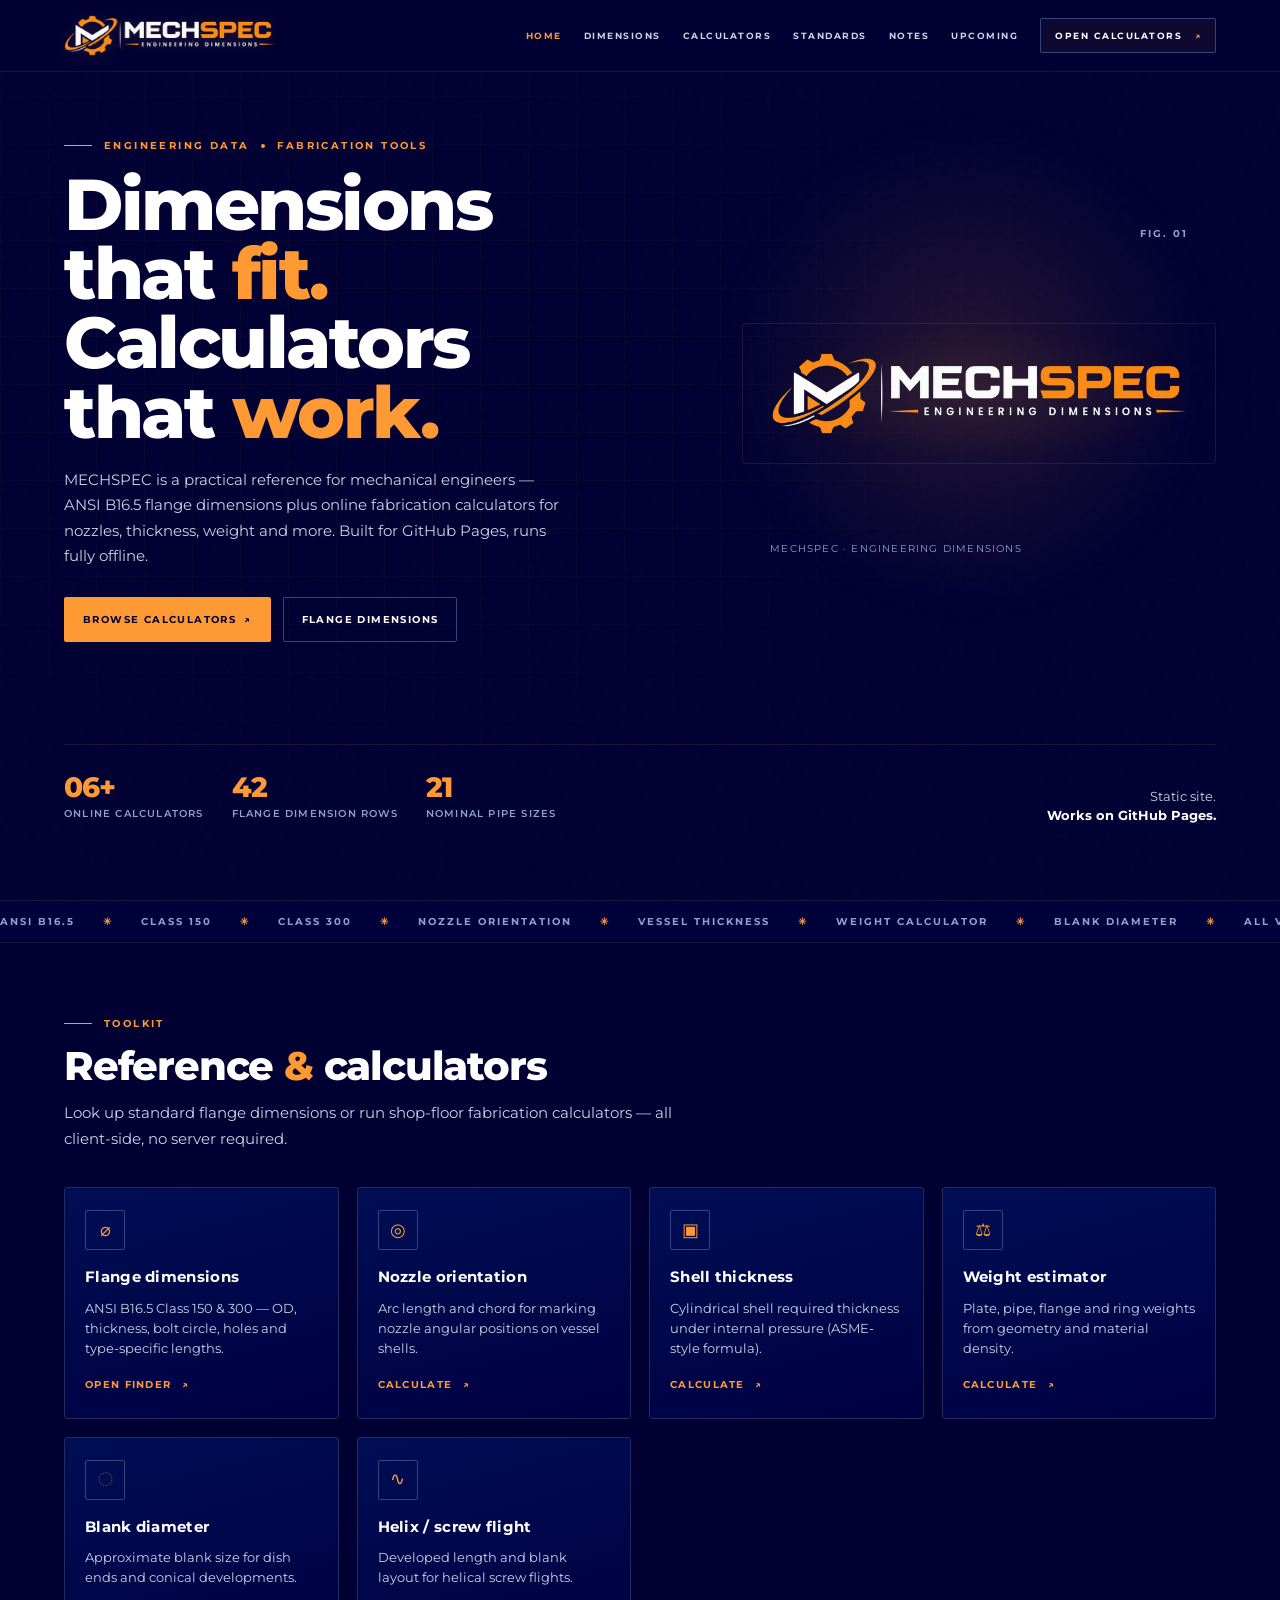
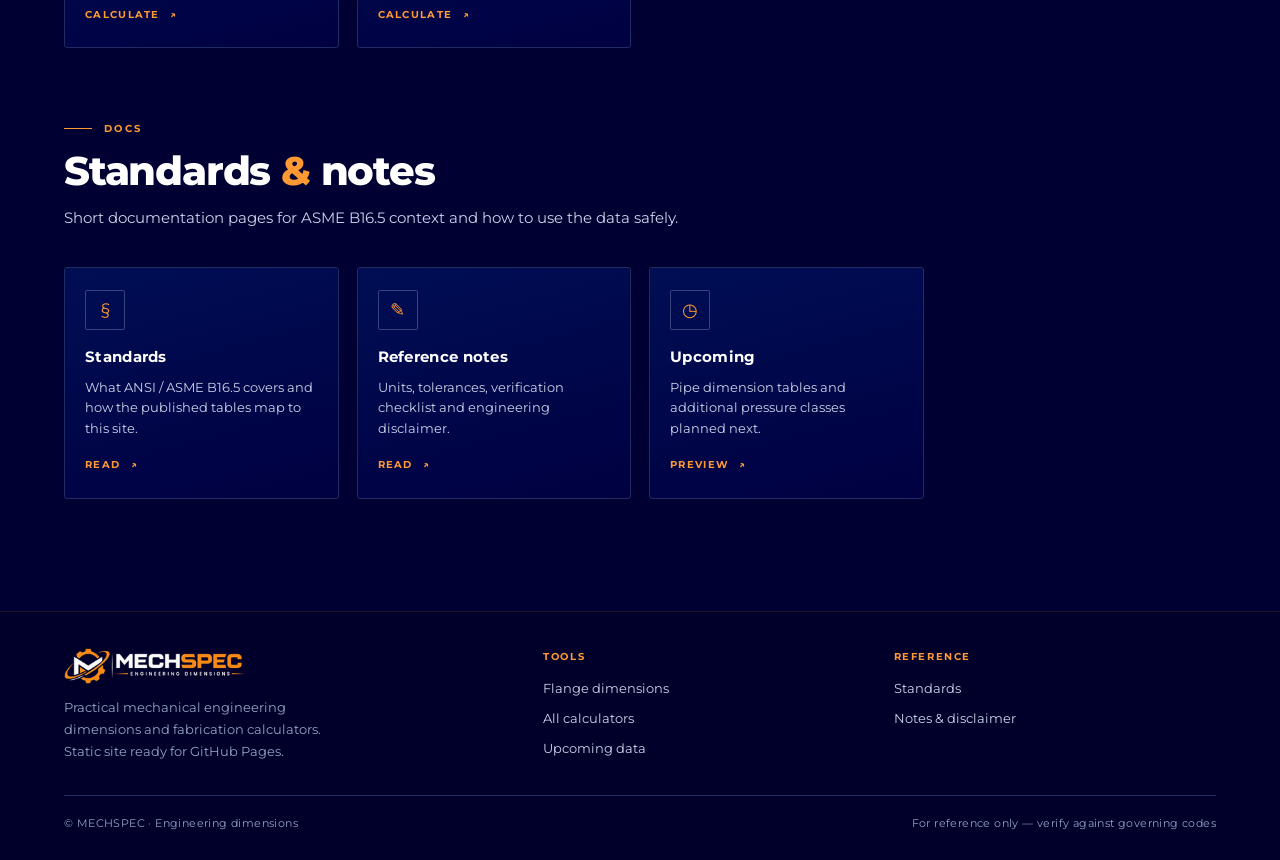
<file: index.html>
<!doctype html>
<html lang="en">
<head>
  <meta charset="utf-8">
  <meta name="viewport" content="width=device-width, initial-scale=1">
  <meta name="theme-color" content="#000033">
  <meta name="description" content="MECHSPEC — Engineering dimensions, flange data and online fabrication calculators for mechanical engineers.">
  <title>MECHSPEC — Engineering Dimensions</title>
  <link rel="icon" type="image/png" href="./favicon.png">
  <link rel="preconnect" href="https://fonts.googleapis.com">
  <link rel="preconnect" href="https://fonts.gstatic.com" crossorigin>
  <link href="https://fonts.googleapis.com/css2?family=Montserrat:wght@400;500;600;700;800;900&display=swap" rel="stylesheet">
  <link rel="stylesheet" href="./style.css">
  <script src="./nav.js" defer></script>
</head>
<body>
  <header class="site-header" id="siteHeader">
    <a class="brand" href="./index.html" aria-label="MECHSPEC home">
      <img class="brand-logo" src="./logo-header.png" alt="MECHSPEC" width="261" height="52">
    </a>
    <button class="menu-toggle" id="menuToggle" type="button" aria-label="Open navigation" aria-expanded="false" aria-controls="mainNav"><span></span><span></span></button>
    <nav class="main-nav" id="mainNav" aria-label="Main navigation">
      <a class="active" href="./index.html">Home</a>
      <a href="./dimensions.html">Dimensions</a>
      <a href="./calculators.html">Calculators</a>
      <a href="./standards.html">Standards</a>
      <a href="./notes.html">Notes</a>
      <a href="./upcoming.html">Upcoming</a>
      <a class="nav-cta" href="./calculators.html">Open calculators <span>↗</span></a>
    </nav>
  </header>

  <main>
    <section class="hero" id="home">
      <div class="hero-grid" aria-hidden="true"></div>
      <div class="hero-glow" aria-hidden="true"></div>
      <div class="hero-content">
        <div class="eyebrow"><span class="eyebrow-line"></span> ENGINEERING DATA <i></i> FABRICATION TOOLS</div>
        <h1>Dimensions<br>that <em>fit.</em><br>Calculators<br>that <em>work.</em></h1>
        <p class="hero-lead">MECHSPEC is a practical reference for mechanical engineers — ANSI B16.5 flange dimensions plus online fabrication calculators for nozzles, thickness, weight and more. Built for GitHub Pages, runs fully offline.</p>
        <div class="hero-actions">
          <a class="button button-primary" href="./calculators.html">Browse calculators <span>↗</span></a>
          <a class="button button-outline" href="./dimensions.html">Flange dimensions</a>
        </div>
      </div>
      <div class="hero-visual" aria-label="MECHSPEC logo">
        <div class="hero-logo-wrap">
          <img src="./logo-banner.png" alt="MECHSPEC Engineering Dimensions" width="720" height="143">
        </div>
        <div class="visual-index">FIG. 01</div>
        <div class="visual-caption">MECHSPEC · Engineering dimensions</div>
      </div>
      <div class="hero-stats" aria-label="Coverage">
        <div class="stat"><strong>06+</strong><span>Online calculators</span></div>
        <div class="stat"><strong>42</strong><span>Flange dimension rows</span></div>
        <div class="stat"><strong>21</strong><span>Nominal pipe sizes</span></div>
        <div class="stat-note">Static site.<br><b>Works on GitHub Pages.</b></div>
      </div>
    </section>

    <div class="ticker" aria-hidden="true"><div class="ticker-track">
      <span>ANSI B16.5</span><i>✳</i><span>CLASS 150</span><i>✳</i><span>CLASS 300</span><i>✳</i>
      <span>NOZZLE ORIENTATION</span><i>✳</i><span>VESSEL THICKNESS</span><i>✳</i><span>WEIGHT CALCULATOR</span><i>✳</i>
      <span>BLANK DIAMETER</span><i>✳</i><span>ALL VALUES IN MM</span><i>✳</i>
      <span>ANSI B16.5</span><i>✳</i><span>CLASS 150</span><i>✳</i><span>CLASS 300</span><i>✳</i>
      <span>NOZZLE ORIENTATION</span><i>✳</i><span>VESSEL THICKNESS</span><i>✳</i><span>WEIGHT CALCULATOR</span><i>✳</i>
      <span>BLANK DIAMETER</span><i>✳</i><span>ALL VALUES IN MM</span><i>✳</i>
    </div></div>

    <section class="section" id="tools">
      <div class="section-head">
        <div class="eyebrow"><span class="eyebrow-line"></span> TOOLKIT</div>
        <h2>Reference <em>&amp;</em> calculators</h2>
        <p>Look up standard flange dimensions or run shop-floor fabrication calculators — all client-side, no server required.</p>
      </div>
      <div class="card-grid">
        <a class="card" href="./dimensions.html">
          <div class="card-icon">⌀</div>
          <h3>Flange dimensions</h3>
          <p>ANSI B16.5 Class 150 &amp; 300 — OD, thickness, bolt circle, holes and type-specific lengths.</p>
          <span class="card-link">Open finder <span>↗</span></span>
        </a>
        <a class="card" href="./calculators.html#nozzle">
          <div class="card-icon">◎</div>
          <h3>Nozzle orientation</h3>
          <p>Arc length and chord for marking nozzle angular positions on vessel shells.</p>
          <span class="card-link">Calculate <span>↗</span></span>
        </a>
        <a class="card" href="./calculators.html#thickness">
          <div class="card-icon">▣</div>
          <h3>Shell thickness</h3>
          <p>Cylindrical shell required thickness under internal pressure (ASME-style formula).</p>
          <span class="card-link">Calculate <span>↗</span></span>
        </a>
        <a class="card" href="./calculators.html#weight">
          <div class="card-icon">⚖</div>
          <h3>Weight estimator</h3>
          <p>Plate, pipe, flange and ring weights from geometry and material density.</p>
          <span class="card-link">Calculate <span>↗</span></span>
        </a>
        <a class="card" href="./calculators.html#blank">
          <div class="card-icon">◌</div>
          <h3>Blank diameter</h3>
          <p>Approximate blank size for dish ends and conical developments.</p>
          <span class="card-link">Calculate <span>↗</span></span>
        </a>
        <a class="card" href="./calculators.html#helix">
          <div class="card-icon">∿</div>
          <h3>Helix / screw flight</h3>
          <p>Developed length and blank layout for helical screw flights.</p>
          <span class="card-link">Calculate <span>↗</span></span>
        </a>
      </div>
    </section>

    <section class="section" style="padding-top:0">
      <div class="section-head">
        <div class="eyebrow"><span class="eyebrow-line"></span> DOCS</div>
        <h2>Standards <em>&amp;</em> notes</h2>
        <p>Short documentation pages for ASME B16.5 context and how to use the data safely.</p>
      </div>
      <div class="card-grid">
        <a class="card" href="./standards.html">
          <div class="card-icon">§</div>
          <h3>Standards</h3>
          <p>What ANSI / ASME B16.5 covers and how the published tables map to this site.</p>
          <span class="card-link">Read <span>↗</span></span>
        </a>
        <a class="card" href="./notes.html">
          <div class="card-icon">✎</div>
          <h3>Reference notes</h3>
          <p>Units, tolerances, verification checklist and engineering disclaimer.</p>
          <span class="card-link">Read <span>↗</span></span>
        </a>
        <a class="card" href="./upcoming.html">
          <div class="card-icon">◷</div>
          <h3>Upcoming</h3>
          <p>Pipe dimension tables and additional pressure classes planned next.</p>
          <span class="card-link">Preview <span>↗</span></span>
        </a>
      </div>
    </section>
  </main>

  <footer class="site-footer">
    <div class="footer-grid">
      <div class="footer-brand">
        <img src="./logo-header.png" alt="MECHSPEC" width="200" height="40">
        <p>Practical mechanical engineering dimensions and fabrication calculators. Static site ready for GitHub Pages.</p>
      </div>
      <div class="footer-col">
        <h4>Tools</h4>
        <a href="./dimensions.html">Flange dimensions</a>
        <a href="./calculators.html">All calculators</a>
        <a href="./upcoming.html">Upcoming data</a>
      </div>
      <div class="footer-col">
        <h4>Reference</h4>
        <a href="./standards.html">Standards</a>
        <a href="./notes.html">Notes &amp; disclaimer</a>
      </div>
    </div>
    <div class="footer-bottom">
      <span>© MECHSPEC · Engineering dimensions</span>
      <span>For reference only — verify against governing codes</span>
    </div>
  </footer>
</body>
</html>
</file>
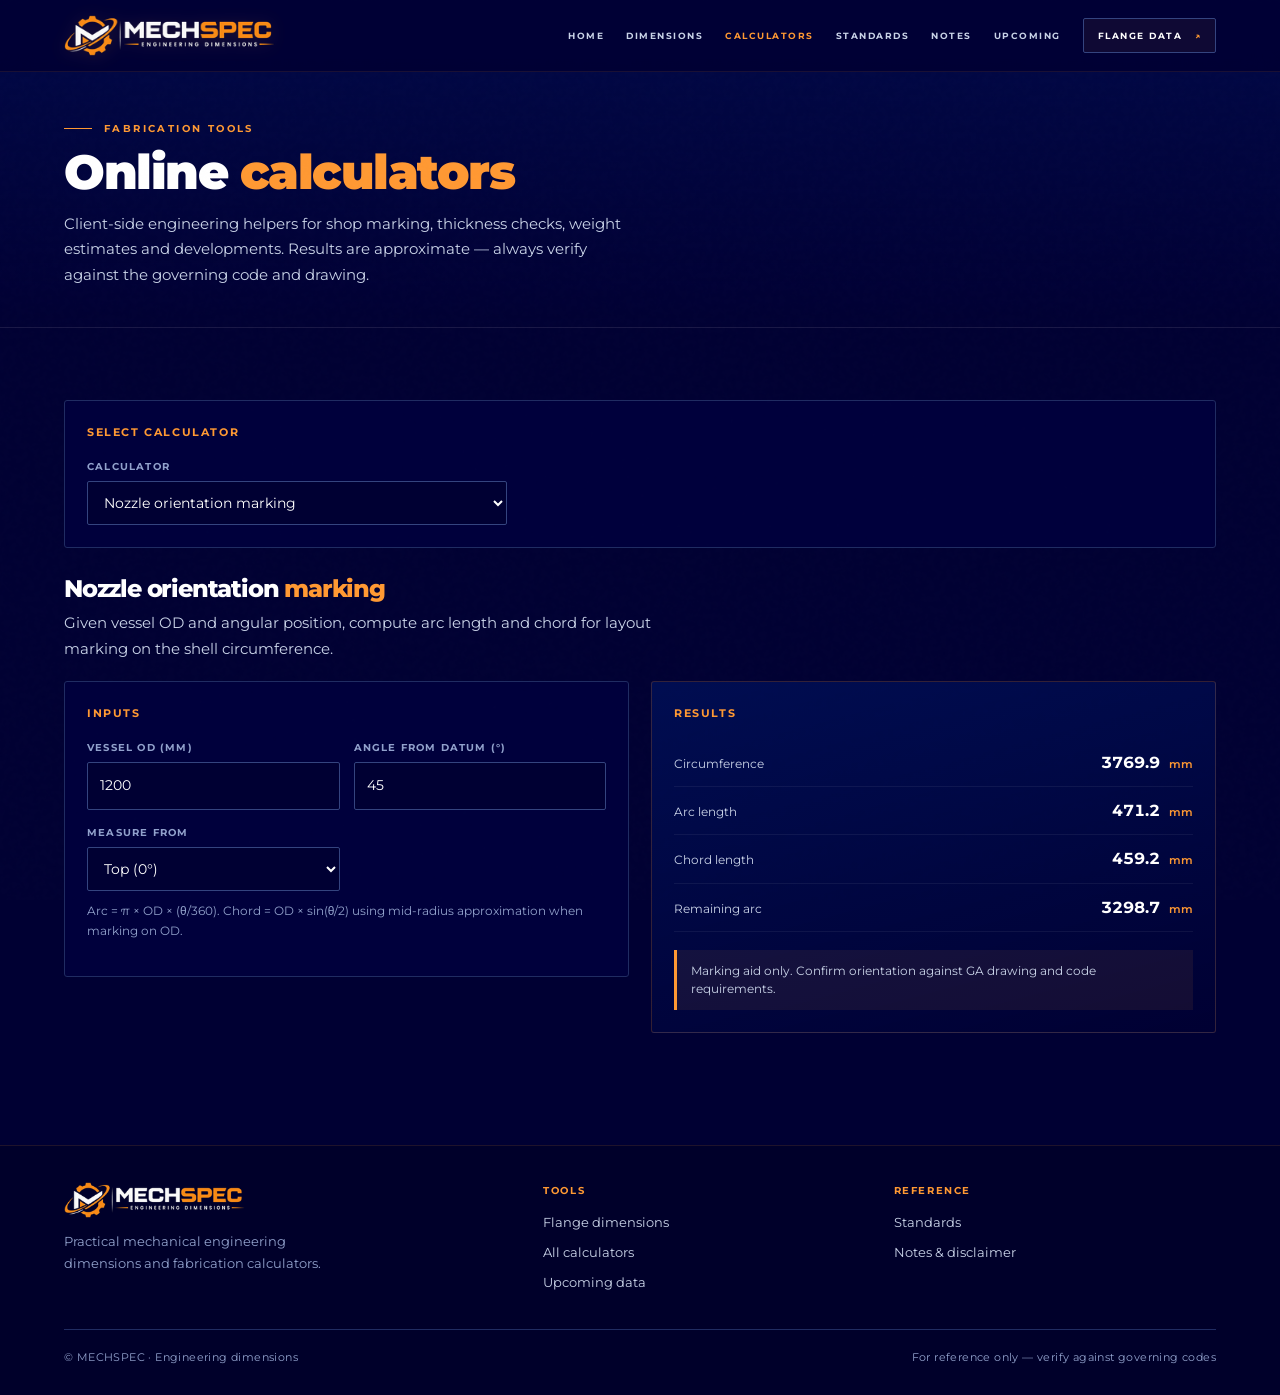
<file: calculators.html>
<!doctype html>
<html lang="en">
<head>
  <meta charset="utf-8">
  <meta name="viewport" content="width=device-width, initial-scale=1">
  <meta name="theme-color" content="#000033">
  <meta name="description" content="MECHSPEC online fabrication calculators — nozzle orientation, shell thickness, weight, blank diameter, helix.">
  <title>Calculators — MECHSPEC</title>
  <link rel="icon" type="image/png" href="./favicon.png">
  <link rel="preconnect" href="https://fonts.googleapis.com">
  <link rel="preconnect" href="https://fonts.gstatic.com" crossorigin>
  <link href="https://fonts.googleapis.com/css2?family=Montserrat:wght@400;500;600;700;800;900&display=swap" rel="stylesheet">
  <link rel="stylesheet" href="./style.css">
  <script src="./nav.js" defer></script>
  <script src="./calculators.js" defer></script>
</head>
<body>
  <header class="site-header" id="siteHeader">
    <a class="brand" href="./index.html" aria-label="MECHSPEC home">
      <img class="brand-logo" src="./logo-header.png" alt="MECHSPEC" width="261" height="52">
    </a>
    <button class="menu-toggle" id="menuToggle" type="button" aria-label="Open navigation" aria-expanded="false" aria-controls="mainNav"><span></span><span></span></button>
    <nav class="main-nav" id="mainNav" aria-label="Main navigation">
      <a href="./index.html">Home</a>
      <a href="./dimensions.html">Dimensions</a>
      <a class="active" href="./calculators.html">Calculators</a>
      <a href="./standards.html">Standards</a>
      <a href="./notes.html">Notes</a>
      <a href="./upcoming.html">Upcoming</a>
      <a class="nav-cta" href="./dimensions.html">Flange data <span>↗</span></a>
    </nav>
  </header>

  <main>
    <div class="page-hero">
      <div class="eyebrow"><span class="eyebrow-line"></span> FABRICATION TOOLS</div>
      <h1>Online <em>calculators</em></h1>
      <p>Client-side engineering helpers for shop marking, thickness checks, weight estimates and developments. Results are approximate — always verify against the governing code and drawing.</p>
    </div>

    <section class="section">
      <!-- Calculator switcher -->
      <div class="panel" style="margin-bottom:28px">
        <div class="panel-title">Select calculator</div>
        <div class="form-grid" style="align-items:end">
          <div class="field" style="grid-column:1 / -1;max-width:420px">
            <label for="calcSelect">Calculator</label>
            <select id="calcSelect">
              <option value="nozzle">Nozzle orientation marking</option>
              <option value="thickness">Cylindrical shell thickness</option>
              <option value="weight">Weight estimator</option>
              <option value="blank">Blank diameter (dish / cone)</option>
              <option value="helix">Helix / screw flight length</option>
              <option value="pipe">Pipe internal volume &amp; weight</option>
            </select>
          </div>
        </div>
      </div>

      <!-- NOZZLE -->
      <div class="calc-block" id="calc-nozzle" data-calc="nozzle">
        <div class="section-head" style="margin-bottom:20px">
          <h2 style="font-size:24px;margin:0">Nozzle orientation <em>marking</em></h2>
          <p style="margin-top:8px">Given vessel OD and angular position, compute arc length and chord for layout marking on the shell circumference.</p>
        </div>
        <div class="calc-layout">
          <div class="panel">
            <div class="panel-title">Inputs</div>
            <div class="form-grid">
              <div class="field">
                <label for="nz-od">Vessel OD (mm)</label>
                <input type="number" id="nz-od" value="1200" min="1" step="any">
              </div>
              <div class="field">
                <label for="nz-angle">Angle from datum (°)</label>
                <input type="number" id="nz-angle" value="45" min="0" max="360" step="any">
              </div>
              <div class="field">
                <label for="nz-from">Measure from</label>
                <select id="nz-from">
                  <option value="top">Top (0°)</option>
                  <option value="bottom">Bottom (180°)</option>
                  <option value="side">Side (90°)</option>
                </select>
              </div>
            </div>
            <p class="hint">Arc = π × OD × (θ/360). Chord = OD × sin(θ/2) using mid-radius approximation when marking on OD.</p>
          </div>
          <div class="calc-results" id="nz-out">
            <h3>Results</h3>
            <div class="result-row"><span class="rk">Circumference</span><span class="rv" data-k="circ">—</span></div>
            <div class="result-row"><span class="rk">Arc length</span><span class="rv" data-k="arc">—</span></div>
            <div class="result-row"><span class="rk">Chord length</span><span class="rv" data-k="chord">—</span></div>
            <div class="result-row"><span class="rk">Remaining arc</span><span class="rv" data-k="remain">—</span></div>
            <div class="disclaimer">Marking aid only. Confirm orientation against GA drawing and code requirements.</div>
          </div>
        </div>
      </div>

      <!-- THICKNESS -->
      <div class="calc-block" id="calc-thickness" data-calc="thickness" hidden>
        <div class="section-head" style="margin-bottom:20px">
          <h2 style="font-size:24px;margin:0">Cylindrical shell <em>thickness</em></h2>
          <p style="margin-top:8px">Required thickness for a cylindrical shell under internal pressure (ASME VIII Div.1 style: t = P·R / (S·E − 0.6·P) + CA).</p>
        </div>
        <div class="calc-layout">
          <div class="panel">
            <div class="panel-title">Inputs</div>
            <div class="form-grid">
              <div class="field">
                <label for="th-p">Design pressure P (MPa)</label>
                <input type="number" id="th-p" value="1.0" min="0" step="any">
              </div>
              <div class="field">
                <label for="th-r">Inside radius R (mm)</label>
                <input type="number" id="th-r" value="500" min="1" step="any">
              </div>
              <div class="field">
                <label for="th-s">Allowable stress S (MPa)</label>
                <input type="number" id="th-s" value="138" min="1" step="any">
              </div>
              <div class="field">
                <label for="th-e">Joint efficiency E</label>
                <input type="number" id="th-e" value="1.0" min="0.1" max="1" step="0.05">
              </div>
              <div class="field">
                <label for="th-ca">Corrosion allowance (mm)</label>
                <input type="number" id="th-ca" value="1.5" min="0" step="any">
              </div>
            </div>
            <p class="hint">Denominator must stay positive (S·E &gt; 0.6·P). Units consistent: MPa and mm.</p>
          </div>
          <div class="calc-results" id="th-out">
            <h3>Results</h3>
            <div class="result-row"><span class="rk">Required t (no CA)</span><span class="rv" data-k="t0">—</span></div>
            <div class="result-row"><span class="rk">Required t + CA</span><span class="rv" data-k="t">—</span></div>
            <div class="result-row"><span class="rk">Min. recommended plate</span><span class="rv" data-k="plate">—</span></div>
            <div class="disclaimer">Preliminary estimate only. Final thickness must follow the applicable pressure vessel code and design report.</div>
          </div>
        </div>
      </div>

      <!-- WEIGHT -->
      <div class="calc-block" id="calc-weight" data-calc="weight" hidden>
        <div class="section-head" style="margin-bottom:20px">
          <h2 style="font-size:24px;margin:0">Weight <em>estimator</em></h2>
          <p style="margin-top:8px">Estimate mass from geometry. Density defaults to carbon steel (7.85 g/cm³).</p>
        </div>
        <div class="calc-layout">
          <div class="panel">
            <div class="panel-title">Inputs</div>
            <div class="form-grid">
              <div class="field">
                <label for="wt-shape">Shape</label>
                <select id="wt-shape">
                  <option value="plate">Rectangular plate</option>
                  <option value="pipe">Pipe / cylinder</option>
                  <option value="flange">Annular flange / ring</option>
                  <option value="disc">Solid disc</option>
                </select>
              </div>
              <div class="field">
                <label for="wt-dens">Density (g/cm³)</label>
                <input type="number" id="wt-dens" value="7.85" min="0.1" step="any">
              </div>
              <div class="field wt-f" data-for="plate disc">
                <label for="wt-l">Length / OD (mm)</label>
                <input type="number" id="wt-l" value="1000" min="0" step="any">
              </div>
              <div class="field wt-f" data-for="plate">
                <label for="wt-w">Width (mm)</label>
                <input type="number" id="wt-w" value="500" min="0" step="any">
              </div>
              <div class="field wt-f" data-for="plate pipe flange disc">
                <label for="wt-t">Thickness / length (mm)</label>
                <input type="number" id="wt-t" value="10" min="0" step="any">
              </div>
              <div class="field wt-f" data-for="pipe flange">
                <label for="wt-od">Outside Ø (mm)</label>
                <input type="number" id="wt-od" value="300" min="0" step="any">
              </div>
              <div class="field wt-f" data-for="pipe flange">
                <label for="wt-id">Inside Ø / bore (mm)</label>
                <input type="number" id="wt-id" value="250" min="0" step="any">
              </div>
            </div>
          </div>
          <div class="calc-results" id="wt-out">
            <h3>Results</h3>
            <div class="result-row"><span class="rk">Volume</span><span class="rv" data-k="vol">—</span></div>
            <div class="result-row"><span class="rk">Mass</span><span class="rv" data-k="mass">—</span></div>
            <div class="result-row"><span class="rk">Mass (approx.)</span><span class="rv" data-k="masskg">—</span></div>
            <div class="disclaimer">Ignores welds, coatings and tolerances. Use manufacturer data for procurement weights.</div>
          </div>
        </div>
      </div>

      <!-- BLANK -->
      <div class="calc-block" id="calc-blank" data-calc="blank" hidden>
        <div class="section-head" style="margin-bottom:20px">
          <h2 style="font-size:24px;margin:0">Blank <em>diameter</em></h2>
          <p style="margin-top:8px">Approximate blank size for 2:1 ellipsoidal dish and for a right circular cone development.</p>
        </div>
        <div class="calc-layout">
          <div class="panel">
            <div class="panel-title">Inputs</div>
            <div class="form-grid">
              <div class="field">
                <label for="bl-type">Type</label>
                <select id="bl-type">
                  <option value="dish">2:1 ellipsoidal dish</option>
                  <option value="cone">Conical section</option>
                </select>
              </div>
              <div class="field">
                <label for="bl-od">Inside / base Ø (mm)</label>
                <input type="number" id="bl-od" value="1000" min="1" step="any">
              </div>
              <div class="field">
                <label for="bl-t">Thickness (mm)</label>
                <input type="number" id="bl-t" value="8" min="0" step="any">
              </div>
              <div class="field bl-cone">
                <label for="bl-h">Cone height (mm)</label>
                <input type="number" id="bl-h" value="400" min="1" step="any">
              </div>
              <div class="field bl-cone">
                <label for="bl-top">Top Ø (mm, 0 = apex)</label>
                <input type="number" id="bl-top" value="0" min="0" step="any">
              </div>
            </div>
            <p class="hint">Dish blank ≈ 1.22 × ID + allowance. Cone uses sector radius from slant height.</p>
          </div>
          <div class="calc-results" id="bl-out">
            <h3>Results</h3>
            <div class="result-row"><span class="rk">Blank diameter</span><span class="rv" data-k="blank">—</span></div>
            <div class="result-row"><span class="rk">Slant / arc info</span><span class="rv" data-k="info">—</span></div>
            <div class="result-row"><span class="rk">Sector angle (cone)</span><span class="rv" data-k="angle">—</span></div>
            <div class="disclaimer">Shop approximation. Add trimming allowance and confirm with forming procedure.</div>
          </div>
        </div>
      </div>

      <!-- HELIX -->
      <div class="calc-block" id="calc-helix" data-calc="helix" hidden>
        <div class="section-head" style="margin-bottom:20px">
          <h2 style="font-size:24px;margin:0">Helix / screw <em>flight</em></h2>
          <p style="margin-top:8px">Developed outer &amp; inner edge lengths for one pitch of a helical screw flight.</p>
        </div>
        <div class="calc-layout">
          <div class="panel">
            <div class="panel-title">Inputs</div>
            <div class="form-grid">
              <div class="field">
                <label for="hx-od">Flight OD (mm)</label>
                <input type="number" id="hx-od" value="300" min="1" step="any">
              </div>
              <div class="field">
                <label for="hx-id">Flight ID / shaft (mm)</label>
                <input type="number" id="hx-id" value="80" min="0" step="any">
              </div>
              <div class="field">
                <label for="hx-pitch">Pitch (mm)</label>
                <input type="number" id="hx-pitch" value="200" min="1" step="any">
              </div>
              <div class="field">
                <label for="hx-turns">Number of turns</label>
                <input type="number" id="hx-turns" value="1" min="0.1" step="any">
              </div>
            </div>
          </div>
          <div class="calc-results" id="hx-out">
            <h3>Results</h3>
            <div class="result-row"><span class="rk">Outer developed length</span><span class="rv" data-k="lo">—</span></div>
            <div class="result-row"><span class="rk">Inner developed length</span><span class="rv" data-k="li">—</span></div>
            <div class="result-row"><span class="rk">Flight face width</span><span class="rv" data-k="w">—</span></div>
            <div class="result-row"><span class="rk">Blank OD (approx.)</span><span class="rv" data-k="blank">—</span></div>
            <div class="disclaimer">Geometric development. Forming stretch and thickness not included.</div>
          </div>
        </div>
      </div>

      <!-- PIPE -->
      <div class="calc-block" id="calc-pipe" data-calc="pipe" hidden>
        <div class="section-head" style="margin-bottom:20px">
          <h2 style="font-size:24px;margin:0">Pipe volume <em>&amp; weight</em></h2>
          <p style="margin-top:8px">Internal volume and steel weight for a straight pipe length.</p>
        </div>
        <div class="calc-layout">
          <div class="panel">
            <div class="panel-title">Inputs</div>
            <div class="form-grid">
              <div class="field">
                <label for="pp-od">Outside Ø (mm)</label>
                <input type="number" id="pp-od" value="219.1" min="1" step="any">
              </div>
              <div class="field">
                <label for="pp-thk">Wall thickness (mm)</label>
                <input type="number" id="pp-thk" value="6.35" min="0.1" step="any">
              </div>
              <div class="field">
                <label for="pp-len">Length (m)</label>
                <input type="number" id="pp-len" value="6" min="0" step="any">
              </div>
              <div class="field">
                <label for="pp-dens">Density (g/cm³)</label>
                <input type="number" id="pp-dens" value="7.85" min="0.1" step="any">
              </div>
            </div>
          </div>
          <div class="calc-results" id="pp-out">
            <h3>Results</h3>
            <div class="result-row"><span class="rk">Inside Ø</span><span class="rv" data-k="id">—</span></div>
            <div class="result-row"><span class="rk">Internal volume</span><span class="rv" data-k="vol">—</span></div>
            <div class="result-row"><span class="rk">Steel mass</span><span class="rv" data-k="mass">—</span></div>
            <div class="result-row"><span class="rk">Mass per metre</span><span class="rv" data-k="mpm">—</span></div>
            <div class="disclaimer">Nominal geometry only — not a substitute for mill certificates.</div>
          </div>
        </div>
      </div>
    </section>
  </main>

  <footer class="site-footer">
    <div class="footer-grid">
      <div class="footer-brand">
        <img src="./logo-header.png" alt="MECHSPEC" width="200" height="40">
        <p>Practical mechanical engineering dimensions and fabrication calculators.</p>
      </div>
      <div class="footer-col">
        <h4>Tools</h4>
        <a href="./dimensions.html">Flange dimensions</a>
        <a href="./calculators.html">All calculators</a>
        <a href="./upcoming.html">Upcoming data</a>
      </div>
      <div class="footer-col">
        <h4>Reference</h4>
        <a href="./standards.html">Standards</a>
        <a href="./notes.html">Notes &amp; disclaimer</a>
      </div>
    </div>
    <div class="footer-bottom">
      <span>© MECHSPEC · Engineering dimensions</span>
      <span>For reference only — verify against governing codes</span>
    </div>
  </footer>
</body>
</html>
</file>
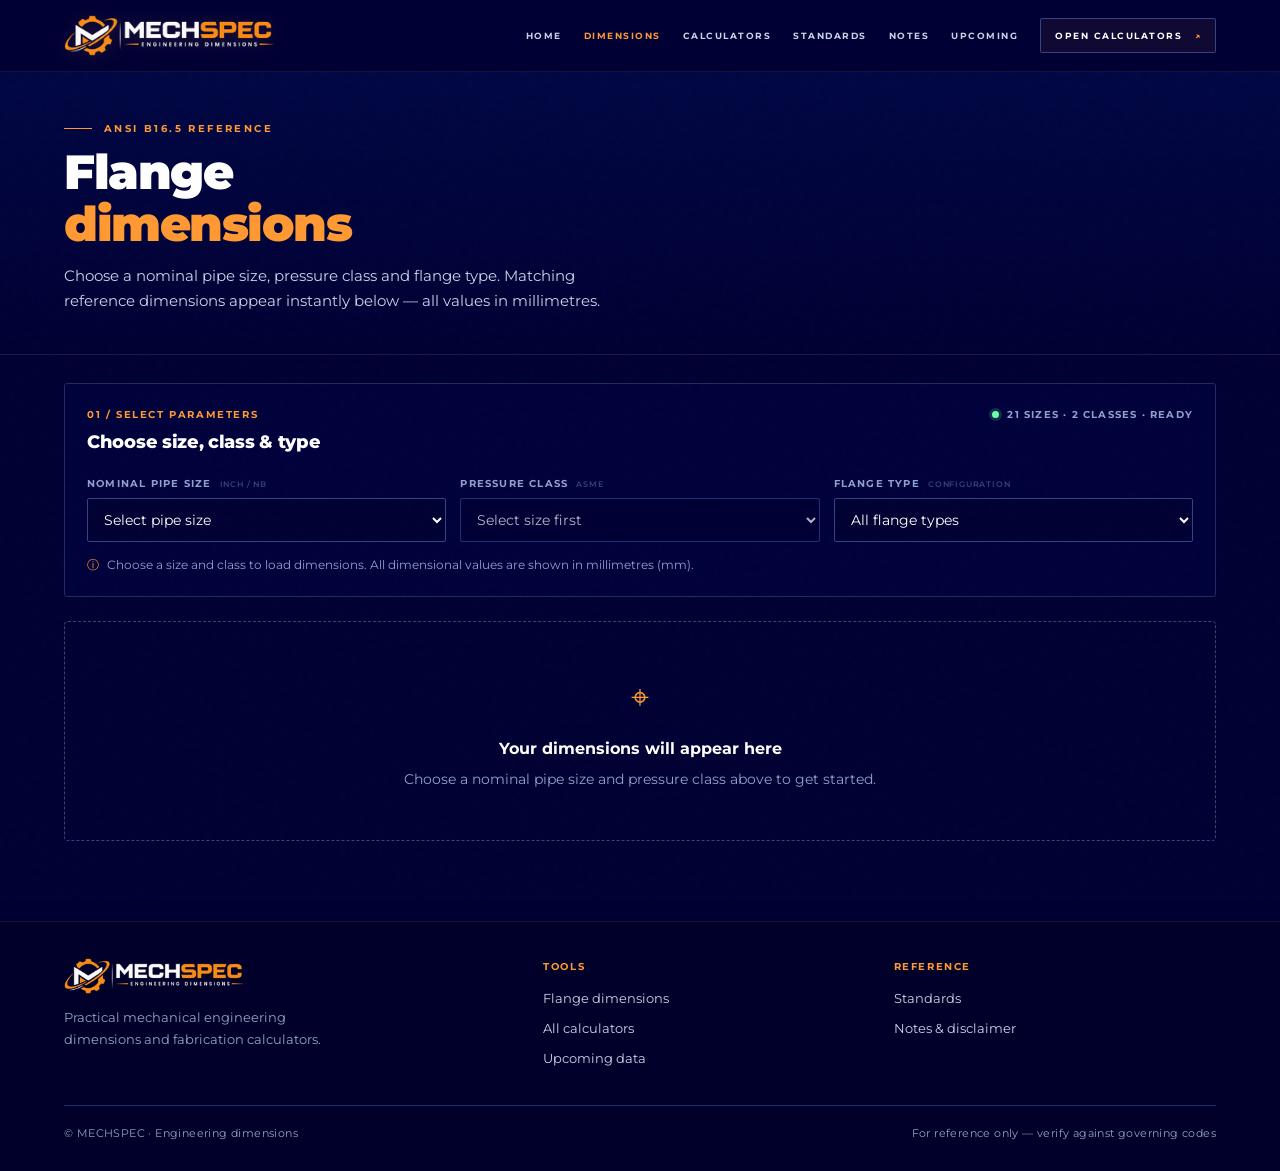
<file: dimensions.html>
<!doctype html>
<html lang="en">
<head>
  <meta charset="utf-8">
  <meta name="viewport" content="width=device-width, initial-scale=1">
  <meta name="theme-color" content="#000033">
  <meta name="description" content="MECHSPEC Dimension Finder — ANSI B16.5 flange dimensions for Class 150 and Class 300.">
  <title>Dimension Finder — MECHSPEC</title>
  <link rel="icon" type="image/png" href="./favicon.png">
  <link rel="preconnect" href="https://fonts.googleapis.com">
  <link rel="preconnect" href="https://fonts.gstatic.com" crossorigin>
  <link href="https://fonts.googleapis.com/css2?family=Montserrat:wght@400;500;600;700;800;900&display=swap" rel="stylesheet">
  <link rel="stylesheet" href="./style.css">
  <script src="./data.js" defer></script>
  <script src="./app.js" defer></script>
  <script src="./nav.js" defer></script>
</head>
<body>
    <header class="site-header" id="siteHeader">
    <a class="brand" href="./index.html" aria-label="MECHSPEC home">
      <img class="brand-logo" src="./logo-header.png" alt="MECHSPEC" width="261" height="52">
    </a>
    <button class="menu-toggle" id="menuToggle" type="button" aria-label="Open navigation" aria-expanded="false" aria-controls="mainNav"><span></span><span></span></button>
    <nav class="main-nav" id="mainNav" aria-label="Main navigation">
      <a href="./index.html">Home</a>
      <a class="active" href="./dimensions.html">Dimensions</a>
      <a href="./calculators.html">Calculators</a>
      <a href="./standards.html">Standards</a>
      <a href="./notes.html">Notes</a>
      <a href="./upcoming.html">Upcoming</a>
      <a class="nav-cta" href="./calculators.html">Open calculators <span>↗</span></a>
    </nav>
  </header>

  <main>
    <section class="page-hero">
      <div class="eyebrow"><span class="eyebrow-line"></span> ANSI B16.5 REFERENCE</div>
      <h1>Flange<br><em>dimensions</em></h1>
      <p>Choose a nominal pipe size, pressure class and flange type. Matching reference dimensions appear instantly below — all values in millimetres.</p>
    </section>

    <section class="explorer-section section-wrap" id="explorer">
      <div class="finder-panel">
        <div class="finder-top">
          <div><span class="step-label">01 / Select parameters</span><h3>Choose size, class &amp; type</h3></div>
          <span class="live-indicator"><i></i><span id="dataStatus">LOADING REFERENCE DATA</span></span>
        </div>
        <div class="controls">
          <div class="field">
            <label for="sizeSelect">Nominal pipe size <small>inch / NB</small></label>
            <select id="sizeSelect" name="size" autocomplete="off"><option value="">Loading sizes…</option></select>
          </div>
          <div class="field">
            <label for="classSelect">Pressure class <small>ASME</small></label>
            <select id="classSelect" name="pressureClass" autocomplete="off" disabled><option value="">Select size first</option></select>
          </div>
          <div class="field">
            <label for="typeSelect">Flange type <small>configuration</small></label>
            <select id="typeSelect" name="flangeType" autocomplete="off"><option value="all">All flange types</option></select>
          </div>
        </div>
        <p class="finder-hint"><span>ⓘ</span> Choose a size and class to load dimensions. All dimensional values are shown in millimetres (mm).</p>
      </div>

      <section class="results" id="result" aria-live="polite" aria-atomic="true">
        <div class="empty"><div class="empty-icon">⌖</div><b>Your dimensions will appear here</b><span>Choose a nominal pipe size and pressure class above to get started.</span></div>
      </section>
    </section>
  </main>

    <footer class="site-footer">
    <div class="footer-grid">
      <div class="footer-brand">
        <img src="./logo-header.png" alt="MECHSPEC" width="200" height="40">
        <p>Practical mechanical engineering dimensions and fabrication calculators.</p>
      </div>
      <div class="footer-col">
        <h4>Tools</h4>
        <a href="./dimensions.html">Flange dimensions</a>
        <a href="./calculators.html">All calculators</a>
        <a href="./upcoming.html">Upcoming data</a>
      </div>
      <div class="footer-col">
        <h4>Reference</h4>
        <a href="./standards.html">Standards</a>
        <a href="./notes.html">Notes &amp; disclaimer</a>
      </div>
    </div>
    <div class="footer-bottom">
      <span>© MECHSPEC · Engineering dimensions</span>
      <span>For reference only — verify against governing codes</span>
    </div>
  </footer>
</body>
</html>
</file>
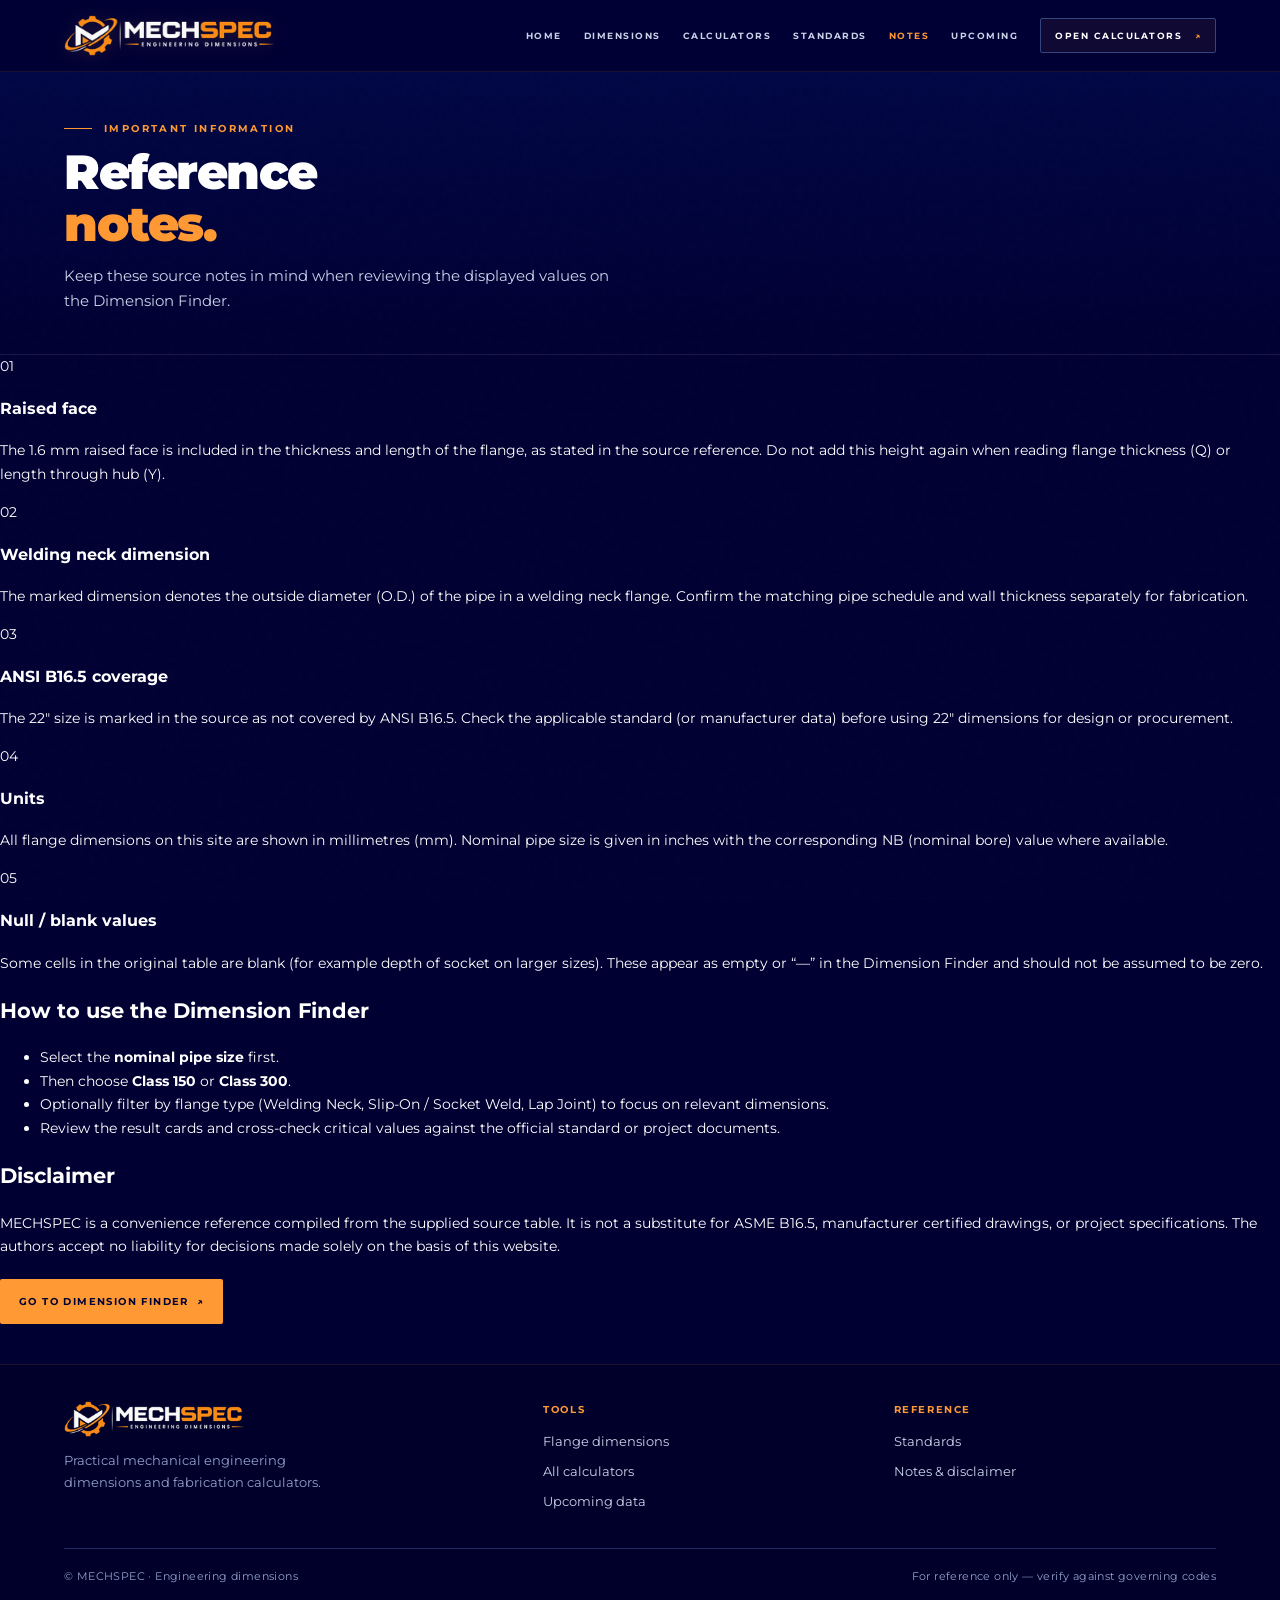
<file: notes.html>
<!doctype html>
<html lang="en">
<head>
  <meta charset="utf-8">
  <meta name="viewport" content="width=device-width, initial-scale=1">
  <meta name="theme-color" content="#000033">
  <meta name="description" content="MECHSPEC reference notes and important information for using flange dimension data.">
  <title>Reference Notes — MECHSPEC</title>
  <link rel="icon" type="image/png" href="./favicon.png">
  <link rel="preconnect" href="https://fonts.googleapis.com">
  <link rel="preconnect" href="https://fonts.gstatic.com" crossorigin>
  <link href="https://fonts.googleapis.com/css2?family=Montserrat:wght@400;500;600;700;800;900&display=swap" rel="stylesheet">
  <link rel="stylesheet" href="./style.css">
  <script src="./nav.js" defer></script>
</head>
<body>
    <header class="site-header" id="siteHeader">
    <a class="brand" href="./index.html" aria-label="MECHSPEC home">
      <img class="brand-logo" src="./logo-header.png" alt="MECHSPEC" width="261" height="52">
    </a>
    <button class="menu-toggle" id="menuToggle" type="button" aria-label="Open navigation" aria-expanded="false" aria-controls="mainNav"><span></span><span></span></button>
    <nav class="main-nav" id="mainNav" aria-label="Main navigation">
      <a href="./index.html">Home</a>
      <a href="./dimensions.html">Dimensions</a>
      <a href="./calculators.html">Calculators</a>
      <a href="./standards.html">Standards</a>
      <a class="active" href="./notes.html">Notes</a>
      <a href="./upcoming.html">Upcoming</a>
      <a class="nav-cta" href="./calculators.html">Open calculators <span>↗</span></a>
    </nav>
  </header>

  <main>
    <section class="page-hero">
      <div class="eyebrow"><span class="eyebrow-line"></span> IMPORTANT INFORMATION</div>
      <h1>Reference<br><em>notes.</em></h1>
      <p>Keep these source notes in mind when reviewing the displayed values on the Dimension Finder.</p>
    </section>

    <div class="doc-content">
      <div class="doc-block">
        <div class="note-list">
          <article>
            <span>01</span>
            <div>
              <h3>Raised face</h3>
              <p>The 1.6 mm raised face is included in the thickness and length of the flange, as stated in the source reference. Do not add this height again when reading flange thickness (Q) or length through hub (Y).</p>
            </div>
          </article>
          <article>
            <span>02</span>
            <div>
              <h3>Welding neck dimension</h3>
              <p>The marked dimension denotes the outside diameter (O.D.) of the pipe in a welding neck flange. Confirm the matching pipe schedule and wall thickness separately for fabrication.</p>
            </div>
          </article>
          <article>
            <span>03</span>
            <div>
              <h3>ANSI B16.5 coverage</h3>
              <p>The 22″ size is marked in the source as not covered by ANSI B16.5. Check the applicable standard (or manufacturer data) before using 22″ dimensions for design or procurement.</p>
            </div>
          </article>
          <article>
            <span>04</span>
            <div>
              <h3>Units</h3>
              <p>All flange dimensions on this site are shown in millimetres (mm). Nominal pipe size is given in inches with the corresponding NB (nominal bore) value where available.</p>
            </div>
          </article>
          <article>
            <span>05</span>
            <div>
              <h3>Null / blank values</h3>
              <p>Some cells in the original table are blank (for example depth of socket on larger sizes). These appear as empty or “—” in the Dimension Finder and should not be assumed to be zero.</p>
            </div>
          </article>
        </div>
      </div>

      <div class="doc-block">
        <h2>How to use the Dimension Finder</h2>
        <ul>
          <li>Select the <strong>nominal pipe size</strong> first.</li>
          <li>Then choose <strong>Class 150</strong> or <strong>Class 300</strong>.</li>
          <li>Optionally filter by flange type (Welding Neck, Slip-On / Socket Weld, Lap Joint) to focus on relevant dimensions.</li>
          <li>Review the result cards and cross-check critical values against the official standard or project documents.</li>
        </ul>
      </div>

      <div class="doc-block">
        <h2>Disclaimer</h2>
        <p>MECHSPEC is a convenience reference compiled from the supplied source table. It is not a substitute for ASME B16.5, manufacturer certified drawings, or project specifications. The authors accept no liability for decisions made solely on the basis of this website.</p>
        <p style="margin-top:20px"><a class="button button-primary" href="./dimensions.html">Go to Dimension Finder <span>↗</span></a></p>
      </div>
    </div>
  </main>

    <footer class="site-footer">
    <div class="footer-grid">
      <div class="footer-brand">
        <img src="./logo-header.png" alt="MECHSPEC" width="200" height="40">
        <p>Practical mechanical engineering dimensions and fabrication calculators.</p>
      </div>
      <div class="footer-col">
        <h4>Tools</h4>
        <a href="./dimensions.html">Flange dimensions</a>
        <a href="./calculators.html">All calculators</a>
        <a href="./upcoming.html">Upcoming data</a>
      </div>
      <div class="footer-col">
        <h4>Reference</h4>
        <a href="./standards.html">Standards</a>
        <a href="./notes.html">Notes &amp; disclaimer</a>
      </div>
    </div>
    <div class="footer-bottom">
      <span>© MECHSPEC · Engineering dimensions</span>
      <span>For reference only — verify against governing codes</span>
    </div>
  </footer>
</body>
</html>
</file>
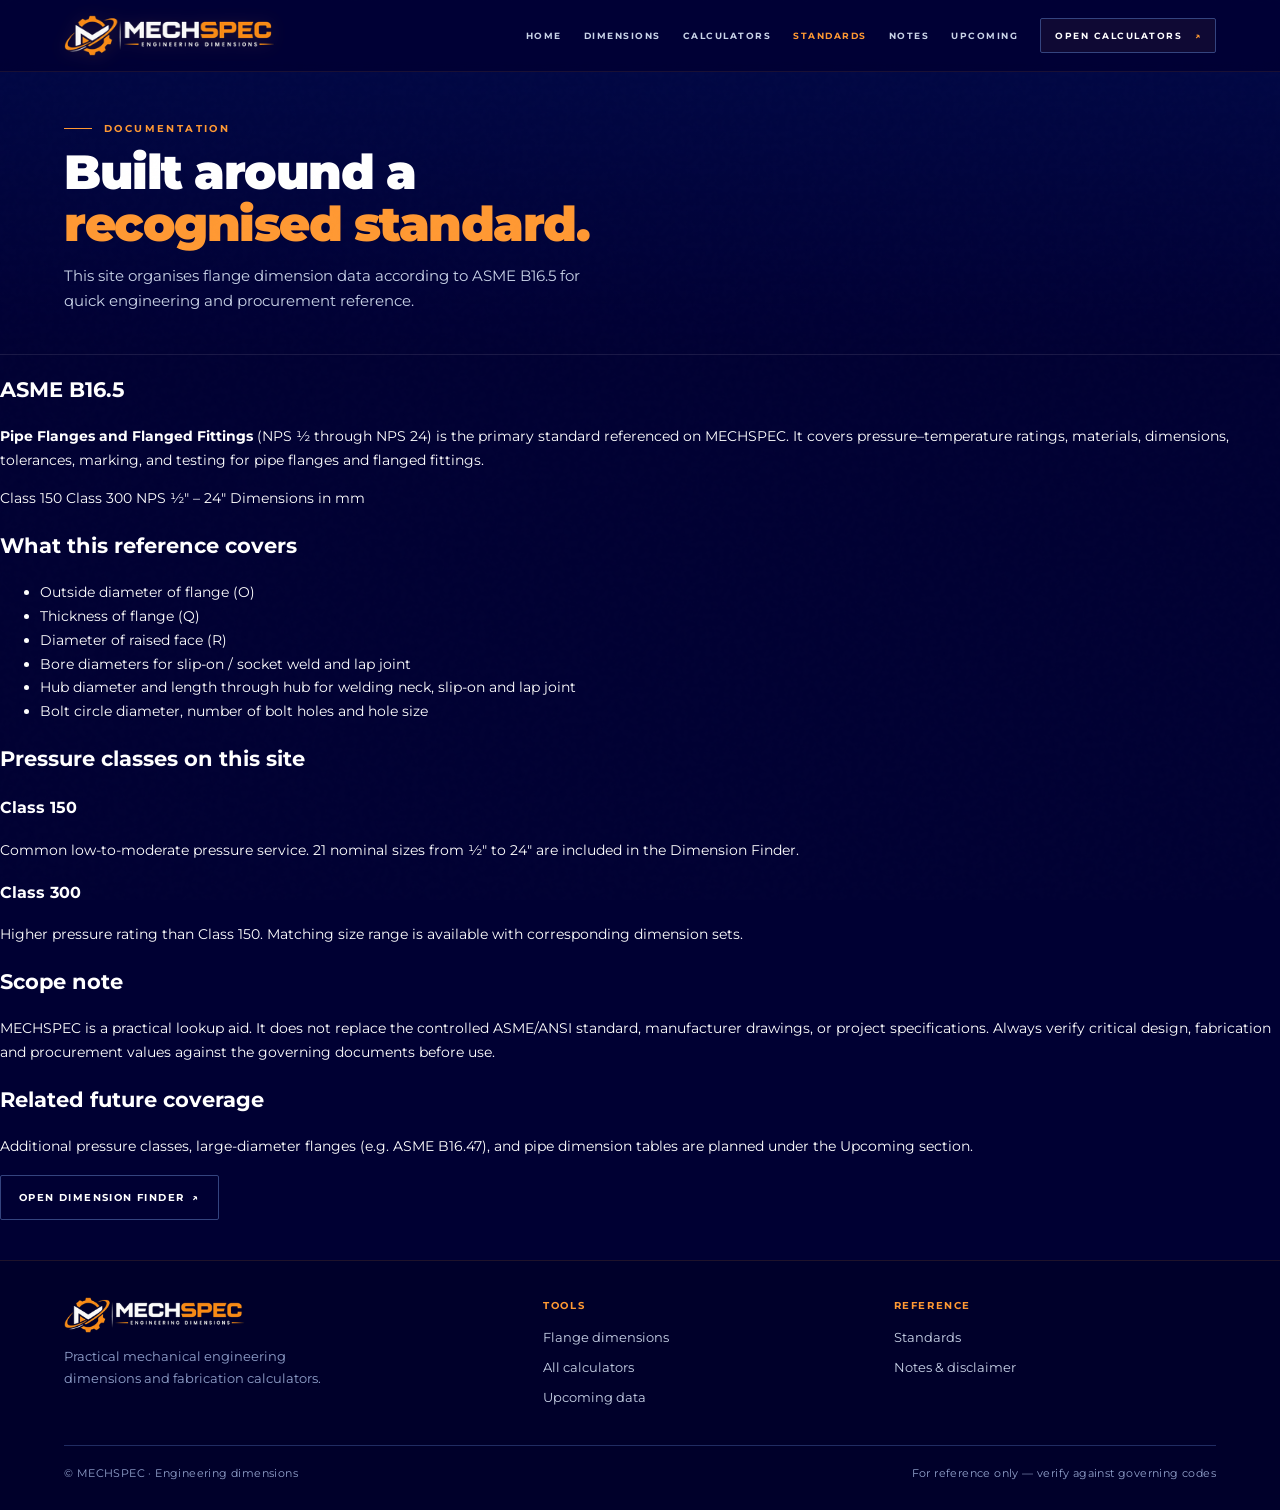
<file: standards.html>
<!doctype html>
<html lang="en">
<head>
  <meta charset="utf-8">
  <meta name="viewport" content="width=device-width, initial-scale=1">
  <meta name="theme-color" content="#000033">
  <meta name="description" content="MECHSPEC documentation on ASME B16.5 pipe flanges and flanged fittings standard.">
  <title>Standards — MECHSPEC</title>
  <link rel="icon" type="image/png" href="./favicon.png">
  <link rel="preconnect" href="https://fonts.googleapis.com">
  <link rel="preconnect" href="https://fonts.gstatic.com" crossorigin>
  <link href="https://fonts.googleapis.com/css2?family=Montserrat:wght@400;500;600;700;800;900&display=swap" rel="stylesheet">
  <link rel="stylesheet" href="./style.css">
  <script src="./nav.js" defer></script>
</head>
<body>
    <header class="site-header" id="siteHeader">
    <a class="brand" href="./index.html" aria-label="MECHSPEC home">
      <img class="brand-logo" src="./logo-header.png" alt="MECHSPEC" width="261" height="52">
    </a>
    <button class="menu-toggle" id="menuToggle" type="button" aria-label="Open navigation" aria-expanded="false" aria-controls="mainNav"><span></span><span></span></button>
    <nav class="main-nav" id="mainNav" aria-label="Main navigation">
      <a href="./index.html">Home</a>
      <a href="./dimensions.html">Dimensions</a>
      <a href="./calculators.html">Calculators</a>
      <a class="active" href="./standards.html">Standards</a>
      <a href="./notes.html">Notes</a>
      <a href="./upcoming.html">Upcoming</a>
      <a class="nav-cta" href="./calculators.html">Open calculators <span>↗</span></a>
    </nav>
  </header>

  <main>
    <section class="page-hero">
      <div class="eyebrow"><span class="eyebrow-line"></span> DOCUMENTATION</div>
      <h1>Built around a<br><em>recognised standard.</em></h1>
      <p>This site organises flange dimension data according to ASME B16.5 for quick engineering and procurement reference.</p>
    </section>

    <div class="doc-content">
      <div class="doc-block">
        <h2>ASME <span>B16.5</span></h2>
        <p><strong>Pipe Flanges and Flanged Fittings</strong> (NPS ½ through NPS 24) is the primary standard referenced on MECHSPEC. It covers pressure–temperature ratings, materials, dimensions, tolerances, marking, and testing for pipe flanges and flanged fittings.</p>
        <div class="badge-row">
          <span class="badge accent">Class 150</span>
          <span class="badge accent">Class 300</span>
          <span class="badge">NPS ½″ – 24″</span>
          <span class="badge">Dimensions in mm</span>
        </div>
      </div>

      <div class="doc-block">
        <h2>What this reference covers</h2>
        <ul>
          <li>Outside diameter of flange (O)</li>
          <li>Thickness of flange (Q)</li>
          <li>Diameter of raised face (R)</li>
          <li>Bore diameters for slip-on / socket weld and lap joint</li>
          <li>Hub diameter and length through hub for welding neck, slip-on and lap joint</li>
          <li>Bolt circle diameter, number of bolt holes and hole size</li>
        </ul>
      </div>

      <div class="doc-block">
        <h2>Pressure classes on this site</h2>
        <div class="doc-card-grid">
          <div class="doc-card">
            <h3>Class 150</h3>
            <p>Common low-to-moderate pressure service. 21 nominal sizes from ½″ to 24″ are included in the Dimension Finder.</p>
          </div>
          <div class="doc-card">
            <h3>Class 300</h3>
            <p>Higher pressure rating than Class 150. Matching size range is available with corresponding dimension sets.</p>
          </div>
        </div>
      </div>

      <div class="doc-block">
        <h2>Scope note</h2>
        <p>MECHSPEC is a practical lookup aid. It does not replace the controlled ASME/ANSI standard, manufacturer drawings, or project specifications. Always verify critical design, fabrication and procurement values against the governing documents before use.</p>
      </div>

      <div class="doc-block">
        <h2>Related future coverage</h2>
        <p>Additional pressure classes, large-diameter flanges (e.g. ASME B16.47), and pipe dimension tables are planned under the Upcoming section.</p>
        <p style="margin-top:16px"><a class="button button-outline" href="./dimensions.html">Open Dimension Finder <span>↗</span></a></p>
      </div>
    </div>
  </main>

    <footer class="site-footer">
    <div class="footer-grid">
      <div class="footer-brand">
        <img src="./logo-header.png" alt="MECHSPEC" width="200" height="40">
        <p>Practical mechanical engineering dimensions and fabrication calculators.</p>
      </div>
      <div class="footer-col">
        <h4>Tools</h4>
        <a href="./dimensions.html">Flange dimensions</a>
        <a href="./calculators.html">All calculators</a>
        <a href="./upcoming.html">Upcoming data</a>
      </div>
      <div class="footer-col">
        <h4>Reference</h4>
        <a href="./standards.html">Standards</a>
        <a href="./notes.html">Notes &amp; disclaimer</a>
      </div>
    </div>
    <div class="footer-bottom">
      <span>© MECHSPEC · Engineering dimensions</span>
      <span>For reference only — verify against governing codes</span>
    </div>
  </footer>
</body>
</html>
</file>
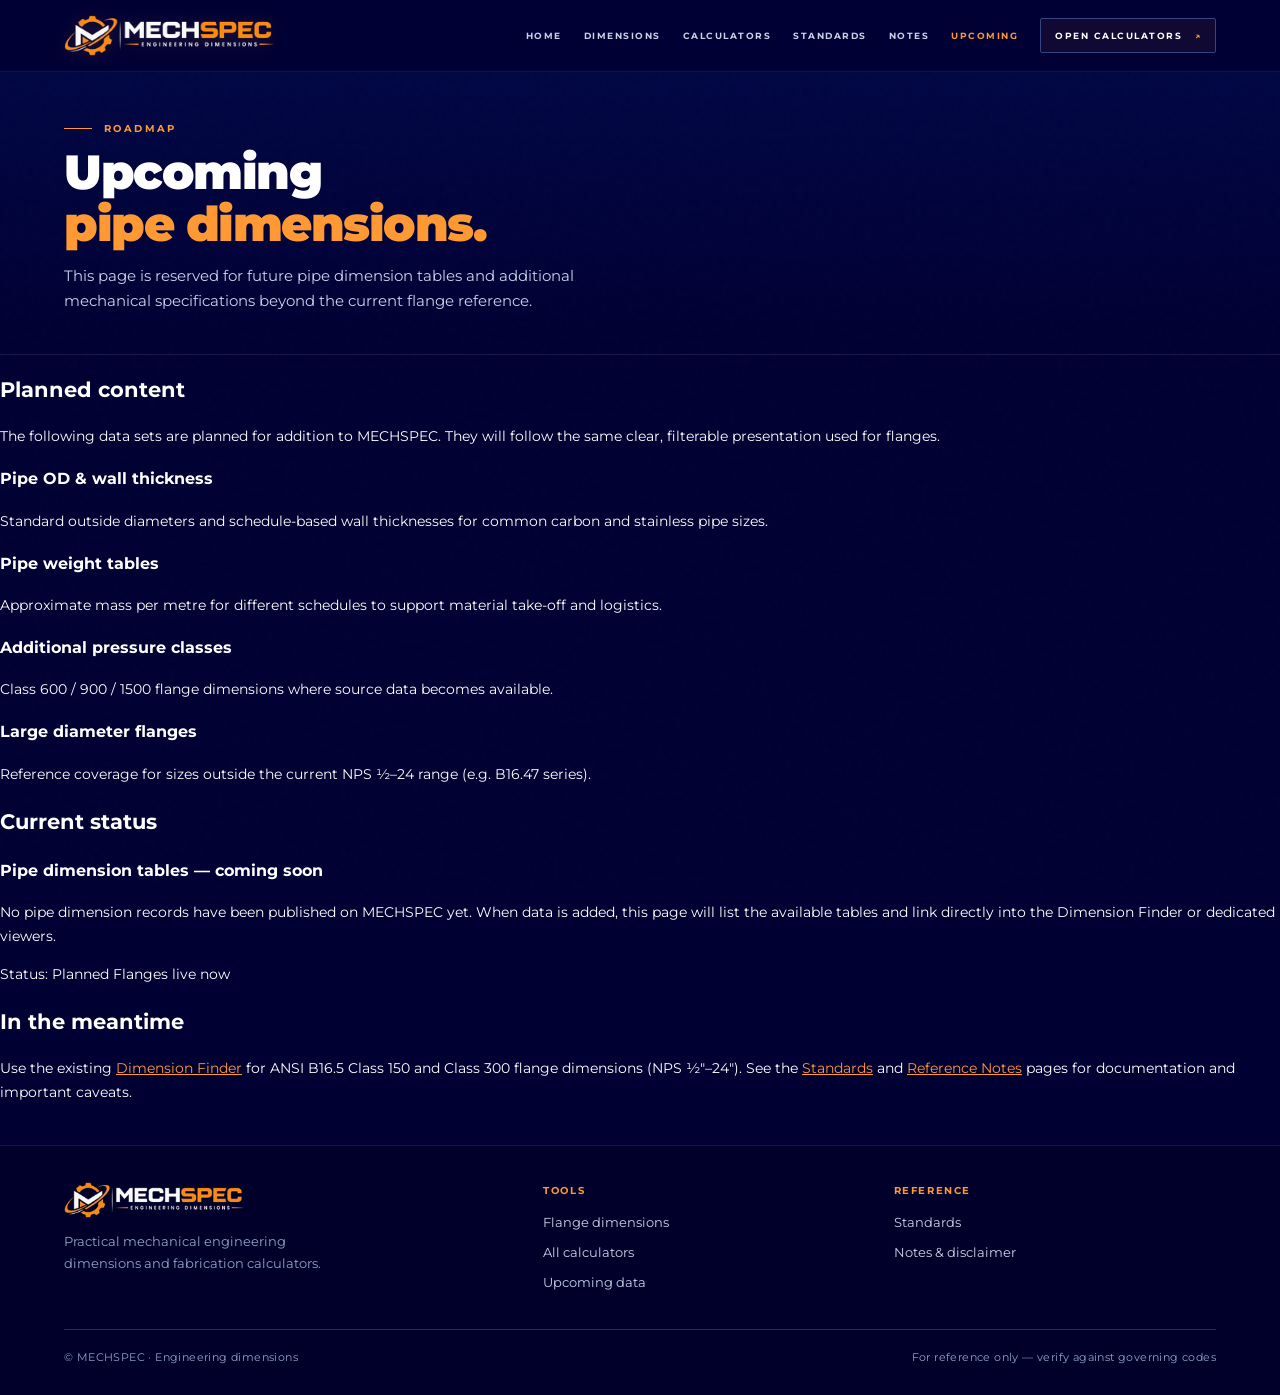
<file: upcoming.html>
<!doctype html>
<html lang="en">
<head>
  <meta charset="utf-8">
  <meta name="viewport" content="width=device-width, initial-scale=1">
  <meta name="theme-color" content="#000033">
  <meta name="description" content="MECHSPEC upcoming pipe dimensions and planned mechanical specification tables.">
  <title>Upcoming Pipe Dimensions — MECHSPEC</title>
  <link rel="icon" type="image/png" href="./favicon.png">
  <link rel="preconnect" href="https://fonts.googleapis.com">
  <link rel="preconnect" href="https://fonts.gstatic.com" crossorigin>
  <link href="https://fonts.googleapis.com/css2?family=Montserrat:wght@400;500;600;700;800;900&display=swap" rel="stylesheet">
  <link rel="stylesheet" href="./style.css">
  <script src="./nav.js" defer></script>
</head>
<body>
    <header class="site-header" id="siteHeader">
    <a class="brand" href="./index.html" aria-label="MECHSPEC home">
      <img class="brand-logo" src="./logo-header.png" alt="MECHSPEC" width="261" height="52">
    </a>
    <button class="menu-toggle" id="menuToggle" type="button" aria-label="Open navigation" aria-expanded="false" aria-controls="mainNav"><span></span><span></span></button>
    <nav class="main-nav" id="mainNav" aria-label="Main navigation">
      <a href="./index.html">Home</a>
      <a href="./dimensions.html">Dimensions</a>
      <a href="./calculators.html">Calculators</a>
      <a href="./standards.html">Standards</a>
      <a href="./notes.html">Notes</a>
      <a class="active" href="./upcoming.html">Upcoming</a>
      <a class="nav-cta" href="./calculators.html">Open calculators <span>↗</span></a>
    </nav>
  </header>

  <main>
    <section class="page-hero">
      <div class="eyebrow"><span class="eyebrow-line"></span> ROADMAP</div>
      <h1>Upcoming<br><em>pipe dimensions.</em></h1>
      <p>This page is reserved for future pipe dimension tables and additional mechanical specifications beyond the current flange reference.</p>
    </section>

    <div class="doc-content">
      <div class="doc-block">
        <h2>Planned content</h2>
        <p>The following data sets are planned for addition to MECHSPEC. They will follow the same clear, filterable presentation used for flanges.</p>
        <div class="doc-card-grid">
          <div class="doc-card">
            <h3>Pipe OD &amp; wall thickness</h3>
            <p>Standard outside diameters and schedule-based wall thicknesses for common carbon and stainless pipe sizes.</p>
          </div>
          <div class="doc-card">
            <h3>Pipe weight tables</h3>
            <p>Approximate mass per metre for different schedules to support material take-off and logistics.</p>
          </div>
          <div class="doc-card">
            <h3>Additional pressure classes</h3>
            <p>Class 600 / 900 / 1500 flange dimensions where source data becomes available.</p>
          </div>
          <div class="doc-card">
            <h3>Large diameter flanges</h3>
            <p>Reference coverage for sizes outside the current NPS ½–24 range (e.g. B16.47 series).</p>
          </div>
        </div>
      </div>

      <div class="doc-block">
        <h2>Current status</h2>
        <div class="coming-soon-box">
          <h3>Pipe dimension tables — coming soon</h3>
          <p>No pipe dimension records have been published on MECHSPEC yet. When data is added, this page will list the available tables and link directly into the Dimension Finder or dedicated viewers.</p>
          <div class="badge-row" style="justify-content:center">
            <span class="badge">Status: Planned</span>
            <span class="badge accent">Flanges live now</span>
          </div>
        </div>
      </div>

      <div class="doc-block">
        <h2>In the meantime</h2>
        <p>Use the existing <a href="./dimensions.html" style="color:#FF9933;text-decoration:underline">Dimension Finder</a> for ANSI B16.5 Class 150 and Class 300 flange dimensions (NPS ½″–24″). See the <a href="./standards.html" style="color:#FF9933;text-decoration:underline">Standards</a> and <a href="./notes.html" style="color:#FF9933;text-decoration:underline">Reference Notes</a> pages for documentation and important caveats.</p>
      </div>
    </div>
  </main>

    <footer class="site-footer">
    <div class="footer-grid">
      <div class="footer-brand">
        <img src="./logo-header.png" alt="MECHSPEC" width="200" height="40">
        <p>Practical mechanical engineering dimensions and fabrication calculators.</p>
      </div>
      <div class="footer-col">
        <h4>Tools</h4>
        <a href="./dimensions.html">Flange dimensions</a>
        <a href="./calculators.html">All calculators</a>
        <a href="./upcoming.html">Upcoming data</a>
      </div>
      <div class="footer-col">
        <h4>Reference</h4>
        <a href="./standards.html">Standards</a>
        <a href="./notes.html">Notes &amp; disclaimer</a>
      </div>
    </div>
    <div class="footer-bottom">
      <span>© MECHSPEC · Engineering dimensions</span>
      <span>For reference only — verify against governing codes</span>
    </div>
  </footer>
</body>
</html>
</file>
<file: style.css>
:root{
  --bg:#000033;--bg2:#000044;--bg3:#000055;--surface:#000066;--surface2:#001A70;
  --accent:#FF9933;--accent-hot:#FFB366;--accent-dim:#CC7A29;
  --text:#FFFFFF;--muted:#C9D3E8;--dim:#91A1CC;--line:#202C62;--line2:#34447F;
  --font:'Montserrat',-apple-system,BlinkMacSystemFont,'Segoe UI',Arial,sans-serif;
  --wrap:min(1180px,90%);--shadow:0 24px 70px rgba(0,0,0,.34);
  --header-h:72px;
}
*{box-sizing:border-box}
html{scroll-behavior:smooth;scroll-padding-top:86px}
body{margin:0;background:var(--bg);color:var(--text);font-family:var(--font);font-size:14px;line-height:1.7;overflow-x:hidden}
body::before{content:"";position:fixed;inset:0;pointer-events:none;z-index:0;opacity:.10;background-image:url("data:image/svg+xml,%3Csvg viewBox='0 0 180 180' xmlns='http://www.w3.org/2000/svg'%3E%3Cfilter id='n'%3E%3CfeTurbulence type='fractalNoise' baseFrequency='.82' numOctaves='3' stitchTiles='stitch'/%3E%3C/filter%3E%3Crect width='100%25' height='100%25' filter='url(%23n)' opacity='.14'/%3E%3C/svg%3E")}
a{color:inherit;text-decoration:none}
button,select,input{font:inherit}
img{max-width:100%;height:auto;display:block}

/* Header */
.site-header{
  height:var(--header-h);padding:0 5%;
  position:fixed;top:0;left:0;right:0;z-index:100;
  display:flex;align-items:center;justify-content:space-between;gap:16px;
  background:rgba(0,0,51,.90);backdrop-filter:blur(16px);
  border-bottom:1px solid rgba(255,153,51,.10);
  transition:background .25s,border-color .25s,box-shadow .25s;
}
.site-header.scrolled{
  background:rgba(0,0,51,.97);
  border-bottom-color:var(--line);
  box-shadow:0 8px 32px rgba(0,0,0,.35);
}
.brand{display:inline-flex;align-items:center;gap:0;flex-shrink:0;min-width:0}
.brand-logo{height:42px;width:auto;object-fit:contain;filter:drop-shadow(0 2px 8px rgba(255,153,51,.15))}
.main-nav{display:flex;align-items:center;gap:22px;flex-wrap:wrap}
.main-nav>a{
  font-size:9px;font-weight:700;letter-spacing:1.5px;text-transform:uppercase;
  color:var(--muted);transition:color .2s;white-space:nowrap;
}
.main-nav>a:hover,.main-nav>a.active{color:var(--accent)}
.main-nav .nav-cta{
  color:#fff;border:1px solid var(--line2);padding:9px 14px;border-radius:2px;
  background:rgba(255,153,51,.06);
}
.main-nav .nav-cta:hover{border-color:var(--accent);color:var(--accent)}
.main-nav .nav-cta span{color:var(--accent);margin-left:8px}
.menu-toggle{
  display:none;width:40px;height:38px;border:1px solid var(--line2);
  background:transparent;align-items:center;justify-content:center;
  flex-direction:column;gap:5px;cursor:pointer;padding:0;flex-shrink:0;
}
.menu-toggle span{display:block;width:18px;height:1.5px;background:var(--accent)}

/* Hero */
.hero{
  position:relative;min-height:100vh;
  display:grid;grid-template-columns:1.15fr .85fr;
  align-items:center;padding:calc(var(--header-h) + 40px) 5% 50px;gap:36px;overflow:hidden;
}
.hero-grid{
  position:absolute;inset:0;
  background-image:linear-gradient(rgba(255,153,51,.035) 1px,transparent 1px),
    linear-gradient(90deg,rgba(255,153,51,.035) 1px,transparent 1px);
  background-size:48px 48px;
  mask-image:radial-gradient(ellipse at 28% 42%,#000 18%,transparent 72%);
  pointer-events:none;
}
.hero-glow{
  position:absolute;width:520px;height:520px;right:4%;top:12%;
  background:radial-gradient(circle,rgba(255,153,51,.14),transparent 68%);
  pointer-events:none;filter:blur(12px);
}
.hero-content{position:relative;z-index:2;max-width:640px}
.eyebrow{
  display:flex;align-items:center;gap:12px;
  font-size:10px;font-weight:700;letter-spacing:2.4px;text-transform:uppercase;
  color:var(--accent);margin-bottom:16px;
}
.eyebrow-line{width:28px;height:1px;background:var(--accent)}
.eyebrow i{width:4px;height:4px;border-radius:50%;background:var(--accent);display:inline-block}
.hero h1{
  font-size:clamp(42px,6.5vw,72px);line-height:.96;font-weight:800;
  letter-spacing:-2.5px;margin:0 0 20px;color:#fff;
}
.hero h1 em{font-style:normal;color:var(--accent)}
.hero-lead{font-size:15px;color:var(--muted);max-width:500px;margin:0 0 28px}
.hero-actions{display:flex;flex-wrap:wrap;gap:12px;margin-bottom:8px}
.button{
  display:inline-flex;align-items:center;gap:8px;padding:13px 18px;
  font-size:10px;font-weight:700;letter-spacing:1.4px;text-transform:uppercase;
  border-radius:2px;border:1px solid transparent;transition:all .2s;cursor:pointer;
}
.button-primary{background:var(--accent);color:#000033}
.button-primary:hover{background:var(--accent-hot)}
.button-outline{background:transparent;border-color:var(--line2);color:#fff}
.button-outline:hover{border-color:var(--accent);color:var(--accent)}
.hero-visual{position:relative;z-index:2;display:grid;place-items:center;min-height:360px}
.hero-logo-wrap{
  width:100%;max-width:480px;padding:28px;
  background:radial-gradient(ellipse at center,rgba(255,153,51,.08),transparent 70%);
  border:1px solid rgba(255,153,51,.12);border-radius:4px;
}
.hero-logo-wrap img{width:100%;height:auto}
.visual-index{
  position:absolute;top:12px;right:6%;
  font-size:10px;letter-spacing:2px;color:var(--dim);font-weight:700;
}
.visual-caption{
  position:absolute;bottom:16px;left:6%;
  font-size:10px;color:var(--dim);letter-spacing:1.2px;text-transform:uppercase;
}
.hero-stats{
  position:relative;z-index:2;grid-column:1 / -1;
  display:flex;flex-wrap:wrap;gap:28px;align-items:flex-end;
  margin-top:8px;padding-top:28px;border-top:1px solid rgba(255,153,51,.12);
}
.stat strong{display:block;font-size:28px;font-weight:800;letter-spacing:-1px;color:var(--accent);line-height:1}
.stat span{font-size:10px;letter-spacing:1.2px;text-transform:uppercase;color:var(--dim);font-weight:600}
.stat-note{margin-left:auto;font-size:13px;color:var(--muted);text-align:right;line-height:1.45}
.stat-note b{color:#fff}

/* Ticker */
.ticker{overflow:hidden;border-block:1px solid rgba(255,153,51,.12);background:rgba(0,0,68,.5);padding:12px 0}
.ticker-track{
  display:flex;gap:28px;white-space:nowrap;width:max-content;
  animation:ticker 28s linear infinite;font-size:10px;font-weight:700;
  letter-spacing:2px;text-transform:uppercase;color:var(--dim);
}
.ticker-track i{color:var(--accent);font-style:normal}
@keyframes ticker{from{transform:translateX(0)}to{transform:translateX(-50%)}}

/* Sections */
.section{padding:72px 5%;position:relative;z-index:1}
.section-head{max-width:640px;margin-bottom:36px}
.section-head .eyebrow{margin-bottom:12px}
.section-head h2{
  font-size:clamp(28px,4vw,40px);font-weight:800;letter-spacing:-1.2px;
  margin:0 0 12px;line-height:1.1;
}
.section-head h2 em{font-style:normal;color:var(--accent)}
.section-head p{margin:0;color:var(--muted);font-size:15px}

/* Cards grid */
.card-grid{display:grid;grid-template-columns:repeat(auto-fill,minmax(260px,1fr));gap:18px}
.card{
  background:linear-gradient(165deg,rgba(0,26,112,.55),rgba(0,0,68,.85));
  border:1px solid var(--line);border-radius:3px;padding:22px 20px;
  transition:border-color .2s,transform .2s,box-shadow .2s;
}
.card:hover{border-color:rgba(255,153,51,.45);transform:translateY(-2px);box-shadow:0 16px 40px rgba(0,0,0,.3)}
.card-icon{
  width:40px;height:40px;border:1px solid var(--line2);border-radius:2px;
  display:grid;place-items:center;color:var(--accent);margin-bottom:14px;font-size:18px;
}
.card h3{margin:0 0 8px;font-size:15px;font-weight:700;letter-spacing:.3px}
.card p{margin:0 0 14px;font-size:13px;color:var(--muted);line-height:1.55}
.card-link{font-size:10px;font-weight:700;letter-spacing:1.3px;text-transform:uppercase;color:var(--accent)}
.card-link span{margin-left:6px}

/* Page hero (inner pages) */
.page-hero{
  padding:calc(var(--header-h) + 48px) 5% 40px;
  border-bottom:1px solid rgba(255,153,51,.1);
  background:linear-gradient(180deg,rgba(0,26,112,.35),transparent);
}
.page-hero .eyebrow{margin-bottom:10px}
.page-hero h1{
  font-size:clamp(32px,5.5vw,48px);font-weight:900;letter-spacing:-1.5px;
  margin:0 0 12px;line-height:1.08;
}
.page-hero h1 em{font-style:normal;color:var(--accent)}
.page-hero p{margin:0;max-width:560px;color:var(--muted);font-size:15px}

/* Dimension finder / forms */
.section-wrap{padding:28px 5% 40px}
.finder-panel{
  background:rgba(0,0,68,.55);border:1px solid var(--line);border-radius:3px;
  padding:22px;margin-bottom:24px;
}
.finder-top{
  display:flex;flex-wrap:wrap;align-items:flex-start;justify-content:space-between;gap:12px;
  margin-bottom:18px;
}
.finder-top h3{margin:4px 0 0;font-size:18px;font-weight:800;letter-spacing:-.3px}
.step-label{
  display:block;font-size:10px;font-weight:700;letter-spacing:1.6px;text-transform:uppercase;color:var(--accent);
}
.live-indicator{
  display:inline-flex;align-items:center;gap:8px;font-size:10px;font-weight:700;
  letter-spacing:1.2px;text-transform:uppercase;color:var(--dim);
}
.live-indicator i{
  width:7px;height:7px;border-radius:50%;background:#6dffa8;
  box-shadow:0 0 0 3px rgba(109,255,168,.18);
}
.controls{display:grid;grid-template-columns:repeat(auto-fit,minmax(180px,1fr));gap:14px}
.finder-hint{
  display:flex;align-items:flex-start;gap:8px;margin:14px 0 0;
  font-size:12px;color:var(--dim);line-height:1.5;
}
.finder-hint span{color:var(--accent);flex-shrink:0}

.panel{
  background:rgba(0,0,68,.55);border:1px solid var(--line);border-radius:3px;
  padding:22px;margin-bottom:20px;
}
.panel-title{
  font-size:11px;font-weight:700;letter-spacing:1.6px;text-transform:uppercase;
  color:var(--accent);margin:0 0 16px;
}
.form-grid{display:grid;grid-template-columns:repeat(auto-fit,minmax(180px,1fr));gap:14px}
.field label{
  display:block;font-size:10px;font-weight:700;letter-spacing:1.2px;
  text-transform:uppercase;color:var(--dim);margin-bottom:6px;
}
.field label small{font-weight:600;letter-spacing:.8px;color:var(--line2);margin-left:4px}
.field select,.field input[type="number"],.field input[type="text"]{
  width:100%;padding:11px 12px;background:var(--bg);border:1px solid var(--line2);
  color:#fff;border-radius:2px;outline:none;transition:border-color .2s;
}
.field select:focus,.field input:focus{border-color:var(--accent)}
.field select option{background:var(--bg2)}
.hint{font-size:12px;color:var(--dim);margin-top:10px}

/* Results — dimension output */
.results{min-height:140px}
.result-head{
  display:flex;flex-wrap:wrap;align-items:flex-start;justify-content:space-between;gap:14px;
  margin-bottom:18px;
}
.result-kicker{
  margin:0 0 6px;font-size:12px;font-weight:800;letter-spacing:2px;
  text-transform:uppercase;color:var(--accent);
}
.result-head h2{
  margin:0;font-size:clamp(28px,6vw,40px);font-weight:900;letter-spacing:-1.2px;line-height:1.05;
  color:#fff;
}
.result-subtitle{
  margin-top:8px;font-size:14px;color:var(--muted);line-height:1.45;max-width:36em;
}
.pill{
  display:inline-flex;align-items:center;padding:8px 14px;border-radius:3px;
  background:rgba(255,153,51,.14);border:1px solid rgba(255,153,51,.4);
  color:var(--accent);font-size:11px;font-weight:800;letter-spacing:1.2px;
  text-transform:uppercase;flex-shrink:0;
}
.result-tools{
  display:flex;justify-content:space-between;align-items:center;gap:12px;margin-bottom:16px;
  font-size:11px;font-weight:700;letter-spacing:1.2px;text-transform:uppercase;color:var(--dim);
  padding-bottom:12px;border-bottom:1px solid var(--line);
}

/* Cards — full names, strong hierarchy */
.result-grid{
  display:grid;
  grid-template-columns:repeat(auto-fill,minmax(240px,1fr));
  gap:14px;
}
.result-item{
  background:rgba(0,20,90,.55);
  border:1px solid rgba(255,255,255,.08);
  border-radius:4px;
  padding:16px 16px 18px;
  display:flex;flex-direction:column;justify-content:space-between;min-height:108px;
  transition:border-color .2s,background .2s,box-shadow .2s;
}
.result-item:hover{
  border-color:rgba(255,153,51,.45);
  background:rgba(0,26,112,.72);
  box-shadow:0 8px 28px rgba(0,0,0,.25);
}
.result-item .label{
  font-size:13px;
  font-weight:700;
  letter-spacing:.2px;
  text-transform:none;
  color:#E8EEF8;
  line-height:1.35;
  margin:0;
}
.result-item .value{
  font-size:clamp(22px,4.5vw,28px);
  font-weight:800;
  letter-spacing:-.6px;
  color:#fff;
  margin-top:12px;
  font-variant-numeric:tabular-nums;
  line-height:1.1;
}
.result-item .value em{
  font-style:normal;
  color:var(--accent);
  font-size:13px;
  font-weight:700;
  margin-left:6px;
  letter-spacing:0;
}

.notes{
  margin-top:22px;padding:14px 16px;
  background:rgba(255,153,51,.08);
  border-left:3px solid var(--accent);
  border-radius:0 3px 3px 0;
  font-size:13px;color:var(--muted);line-height:1.6;
}
.notes.warning{background:rgba(255,109,109,.1);border-left-color:#ff6d6d}
.notes strong{color:#fff;font-weight:700}

.empty{
  text-align:center;padding:48px 20px;border:1px dashed var(--line2);border-radius:4px;color:var(--dim);
}
.empty-icon{font-size:32px;color:var(--accent);margin-bottom:10px}
.empty b{display:block;color:#fff;font-size:16px;margin-bottom:6px}

/* Mobile: 1 column for long names; tablet 2 */
@media(max-width:720px){
  .result-grid{grid-template-columns:1fr 1fr;gap:12px}
  .result-item{min-height:100px;padding:14px}
  .result-item .label{font-size:12px}
  .result-item .value{font-size:22px}
}
@media(max-width:420px){
  .result-grid{grid-template-columns:1fr;gap:10px}
  .result-item{min-height:auto;padding:14px 16px}
  .result-item .label{font-size:13px}
  .result-item .value{font-size:24px;margin-top:8px}
  .result-head h2{font-size:26px}
}

/* Calculator layout */
.calc-layout{display:grid;grid-template-columns:1fr 1fr;gap:22px;align-items:start}
@media(max-width:860px){.calc-layout{grid-template-columns:1fr}}
.calc-results{
  background:linear-gradient(165deg,rgba(0,26,112,.5),rgba(0,0,51,.9));
  border:1px solid rgba(255,153,51,.2);border-radius:3px;padding:22px;
  position:sticky;top:calc(var(--header-h) + 16px);
}
.calc-results h3{
  margin:0 0 16px;font-size:11px;font-weight:700;letter-spacing:1.6px;
  text-transform:uppercase;color:var(--accent);
}
.result-row{
  display:flex;justify-content:space-between;align-items:baseline;gap:12px;
  padding:10px 0;border-bottom:1px solid rgba(255,255,255,.06);
}
.result-row:last-child{border-bottom:0}
.result-row .rk{font-size:12px;color:var(--muted)}
.result-row .rv{font-size:16px;font-weight:700;color:#fff;font-variant-numeric:tabular-nums}
.result-row .rv span{font-size:11px;color:var(--accent);font-weight:600;margin-left:4px}
.disclaimer{
  margin-top:18px;padding:12px 14px;background:rgba(255,153,51,.08);
  border-left:3px solid var(--accent);font-size:12px;color:var(--muted);line-height:1.5;
}

/* Docs / prose */
.prose{max-width:720px}
.prose h2{font-size:22px;margin:28px 0 10px;font-weight:800}
.prose h3{font-size:16px;margin:22px 0 8px;font-weight:700;color:var(--accent)}
.prose p,.prose li{color:var(--muted);font-size:14px}
.prose ul{padding-left:18px}
.prose code{
  background:rgba(255,153,51,.12);padding:1px 6px;border-radius:2px;
  font-size:12px;color:var(--accent-hot);
}
.table-wrap{overflow-x:auto;margin:16px 0;border:1px solid var(--line);border-radius:2px}
table{width:100%;border-collapse:collapse;font-size:13px}
th,td{padding:10px 12px;text-align:left;border-bottom:1px solid var(--line)}
th{background:rgba(0,26,112,.5);font-size:10px;letter-spacing:1px;text-transform:uppercase;color:var(--accent)}
td{color:var(--muted)}

/* Footer */
.site-footer{
  margin-top:40px;padding:36px 5% 28px;
  border-top:1px solid rgba(255,153,51,.12);
  background:rgba(0,0,40,.8);
}
.footer-grid{
  display:grid;grid-template-columns:1.4fr 1fr 1fr;gap:28px;margin-bottom:28px;
}
.footer-brand img{height:36px;width:auto;margin-bottom:12px}
.footer-brand p{font-size:13px;color:var(--dim);margin:0;max-width:280px}
.footer-col h4{
  font-size:10px;letter-spacing:1.6px;text-transform:uppercase;color:var(--accent);
  margin:0 0 12px;font-weight:700;
}
.footer-col a{display:block;font-size:13px;color:var(--muted);margin-bottom:8px}
.footer-col a:hover{color:var(--accent)}
.footer-bottom{
  display:flex;flex-wrap:wrap;justify-content:space-between;gap:12px;
  padding-top:18px;border-top:1px solid var(--line);
  font-size:11px;color:var(--dim);letter-spacing:.4px;
}

/* Status */
.data-status{font-size:12px;color:var(--dim);margin-bottom:12px}
.data-status.ok{color:#6dffa8}
.data-status.err{color:#ff6d6d}

/* Responsive */
@media(max-width:960px){
  .hero{grid-template-columns:1fr;min-height:auto;padding-bottom:36px}
  .hero-visual{min-height:220px;order:-1}
  .hero-stats{gap:18px}
  .stat-note{margin-left:0;text-align:left;width:100%}
  .footer-grid{grid-template-columns:1fr 1fr}
}
@media(max-width:760px){
  .menu-toggle{display:flex}
  .main-nav{
    display:none;position:absolute;top:100%;left:0;right:0;
    flex-direction:column;align-items:stretch;gap:0;
    background:rgba(0,0,51,.98);border-bottom:1px solid var(--line);
    padding:8px 5% 16px;
  }
  .main-nav.open{display:flex}
  .main-nav>a{padding:12px 0;border-bottom:1px solid rgba(255,255,255,.05)}
  .main-nav .nav-cta{margin-top:8px;text-align:center;justify-content:center}
  .brand-logo{height:36px}
  .footer-grid{grid-template-columns:1fr}
}
@media(max-width:480px){
  .hero h1{letter-spacing:-1.5px}
  .button{width:100%;justify-content:center}
}
</file>
